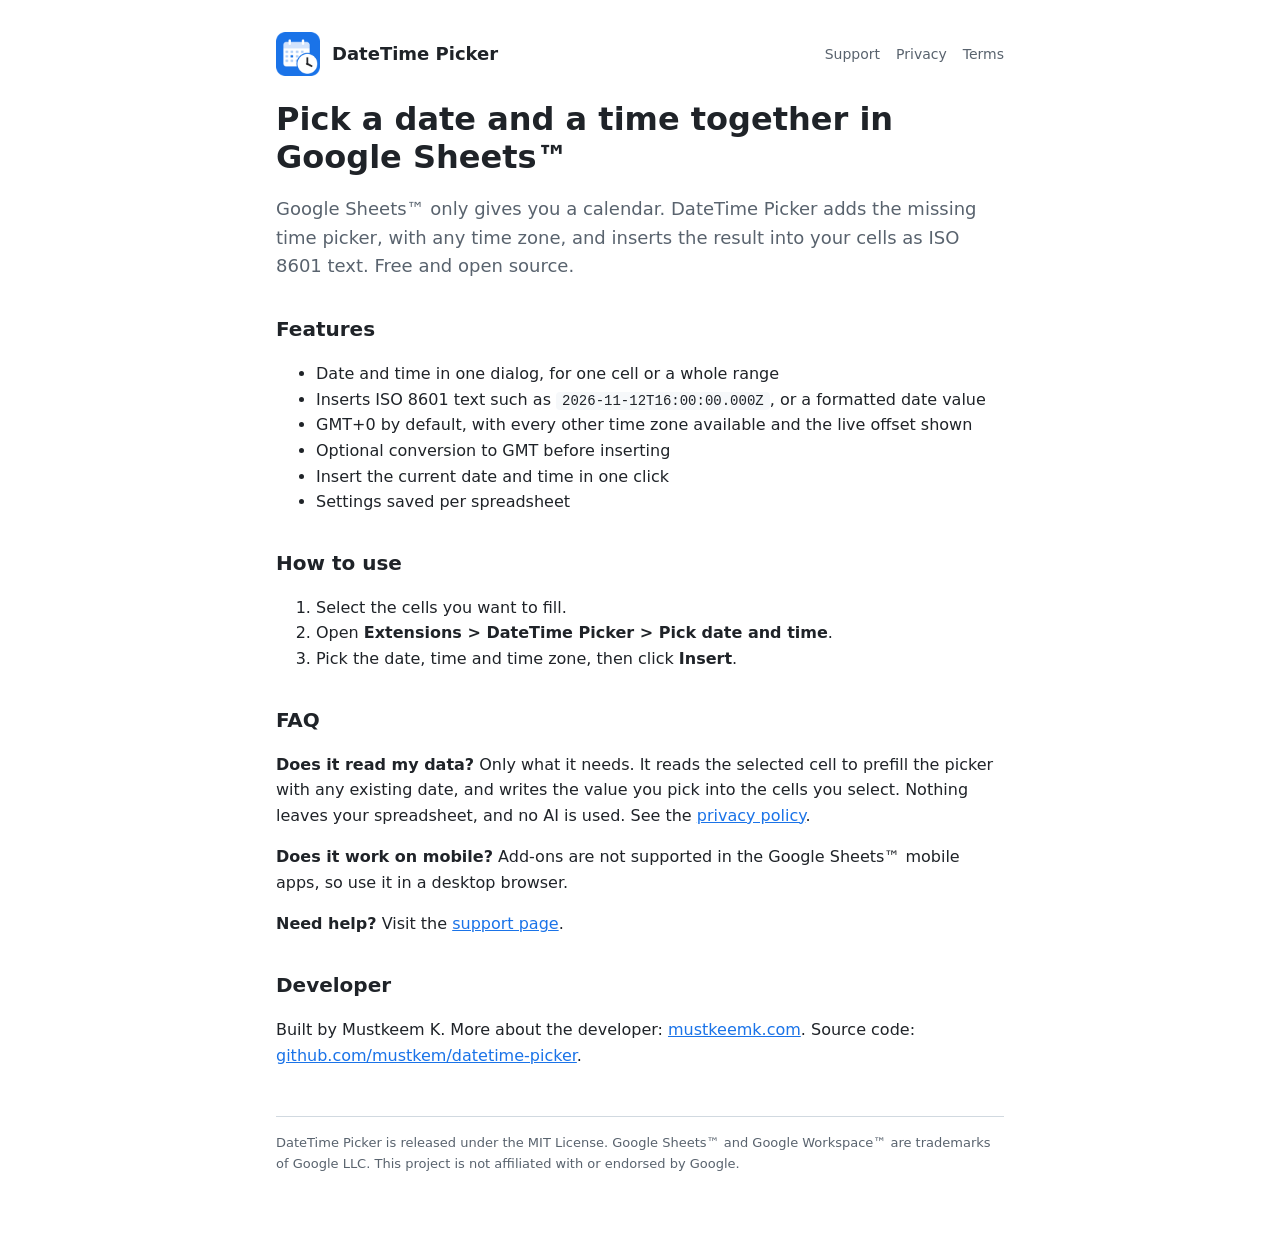
<file: docs/index.html>
<!doctype html>
<html lang="en">
<head>
  <meta charset="utf-8">
  <meta name="viewport" content="width=device-width, initial-scale=1">
  <title>DateTime Picker for Google Sheets™</title>
  <meta name="description" content="Free, open-source add-on for Google Sheets™ to pick a date and time together, in any time zone, and insert ISO 8601.">
  <link rel="icon" href="assets/icon-32.png">
  <link rel="stylesheet" href="style.css">
</head>
<body>
  <div class="wrap">
    <header>
      <img src="assets/icon-128.png" alt="">
      <a href="./">DateTime Picker</a>
      <nav><a href="https://mustkeemk.com/datetime-picker/support">Support</a><a href="https://mustkeemk.com/datetime-picker/privacy">Privacy</a><a href="https://mustkeemk.com/datetime-picker/terms">Terms</a></nav>
    </header>

    <h1>Pick a date and a time together in Google Sheets™</h1>
    <p class="lead">Google Sheets™ only gives you a calendar. DateTime Picker adds the missing time picker, with any time zone, and inserts the result into your cells as ISO 8601 text. Free and open source.</p>

    <h2>Features</h2>
    <ul>
      <li>Date and time in one dialog, for one cell or a whole range</li>
      <li>Inserts ISO 8601 text such as <code>2026-11-12T16:00:00.000Z</code>, or a formatted date value</li>
      <li>GMT+0 by default, with every other time zone available and the live offset shown</li>
      <li>Optional conversion to GMT before inserting</li>
      <li>Insert the current date and time in one click</li>
      <li>Settings saved per spreadsheet</li>
    </ul>

    <h2>How to use</h2>
    <ol>
      <li>Select the cells you want to fill.</li>
      <li>Open <b>Extensions &gt; DateTime Picker &gt; Pick date and time</b>.</li>
      <li>Pick the date, time and time zone, then click <b>Insert</b>.</li>
    </ol>

    <h2>FAQ</h2>
    <p><b>Does it read my data?</b> Only what it needs. It reads the selected cell to prefill the picker with any existing date, and writes the value you pick into the cells you select. Nothing leaves your spreadsheet, and no AI is used. See the <a href="https://mustkeemk.com/datetime-picker/privacy">privacy policy</a>.</p>
    <p><b>Does it work on mobile?</b> Add-ons are not supported in the Google Sheets™ mobile apps, so use it in a desktop browser.</p>
    <p><b>Need help?</b> Visit the <a href="https://mustkeemk.com/datetime-picker/support">support page</a>.</p>

    <h2>Developer</h2>
    <p>Built by Mustkeem K. More about the developer: <a href="https://mustkeemk.com">mustkeemk.com</a>. Source code: <a href="https://github.com/mustkem/datetime-picker">github.com/mustkem/datetime-picker</a>.</p>

    <footer>DateTime Picker is released under the MIT License. Google Sheets™ and Google Workspace™ are trademarks of Google LLC. This project is not affiliated with or endorsed by Google.</footer>
  </div>
</body>
</html>
</file>
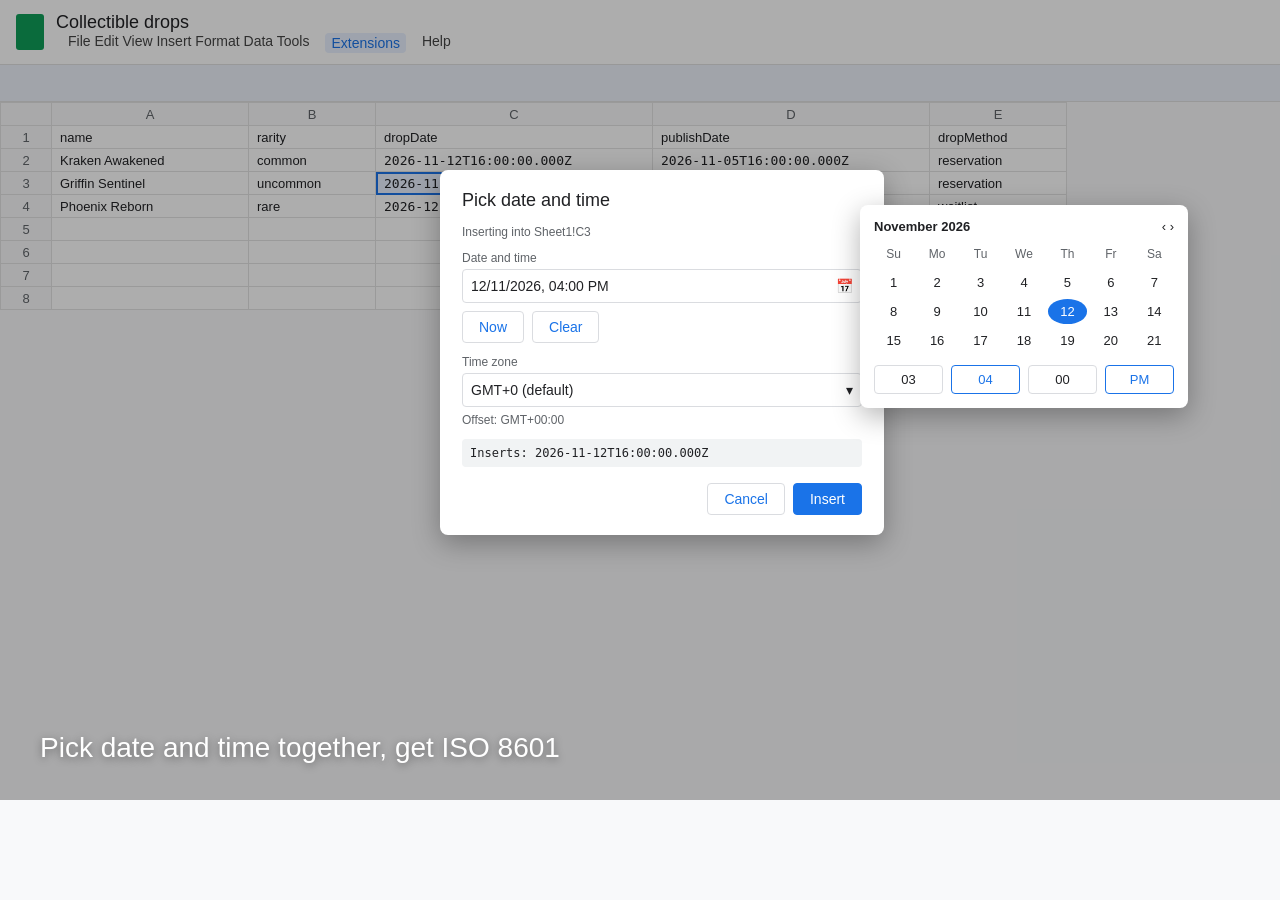
<file: assets/shot.html>
<!doctype html>
<html><head><meta charset="utf-8">
<style>
  body { margin:0; width:1280px; height:800px; font-family: Roboto, Arial, sans-serif; background:#f8f9fa; position:relative; overflow:hidden; color:#202124; }
  .top { height:64px; background:#fff; display:flex; align-items:center; padding:0 16px; gap:12px; border-bottom:1px solid #e0e0e0; }
  .logo { width:28px; height:36px; background:#0f9d58; border-radius:3px; }
  .title { font-size:18px; }
  .menu { font-size:14px; color:#444; display:flex; gap:16px; margin-left:12px; }
  .menu b { font-weight:500; background:#e8f0fe; color:#1a73e8; padding:2px 6px; border-radius:4px; }
  .bar { height:36px; background:#edf2fa; border-bottom:1px solid #e0e0e0; }
  table { border-collapse:collapse; background:#fff; font-size:13px; }
  td, th { border:1px solid #e2e3e3; height:22px; padding:0 8px; white-space:nowrap; }
  th { background:#f8f9fa; color:#5f6368; font-weight:400; }
  .rn { width:34px; text-align:center; background:#f8f9fa; color:#5f6368; }
  .sel { outline:2px solid #1a73e8; outline-offset:-2px; background:#e8f0fe; }
  .mono { font-family: "Roboto Mono", Menlo, monospace; }
  .shade { position:absolute; inset:0; background:rgba(0,0,0,.32); }
  .dlg { position:absolute; left:440px; top:170px; width:400px; background:#fff; border-radius:8px; box-shadow:0 8px 28px rgba(0,0,0,.3); padding:20px 22px; }
  .dlg h3 { margin:0 0 14px; font-size:18px; font-weight:400; }
  .muted { font-size:12px; color:#5f6368; }
  label { display:block; font-size:12px; color:#5f6368; margin:12px 0 4px; }
  .field { border:1px solid #dadce0; border-radius:4px; padding:8px; font-size:14px; display:flex; justify-content:space-between; }
  .btns { display:flex; gap:8px; margin-top:8px; }
  .btn { border:1px solid #dadce0; border-radius:4px; padding:7px 16px; font-size:14px; color:#1a73e8; background:#fff; }
  .primary { background:#1a73e8; color:#fff; border-color:#1a73e8; }
  .preview { margin-top:12px; font: 12px "Roboto Mono", Menlo, monospace; background:#f1f3f4; border-radius:4px; padding:7px 8px; }
  .row { display:flex; justify-content:flex-end; gap:8px; margin-top:16px; }
  .cal { position:absolute; left:860px; top:205px; width:300px; background:#fff; border-radius:8px; box-shadow:0 8px 28px rgba(0,0,0,.3); padding:14px; font-size:13px; }
  .grid { display:grid; grid-template-columns:repeat(7,1fr); gap:4px; text-align:center; margin-top:8px; }
  .grid span { padding:5px 0; border-radius:50%; }
  .grid .on { background:#1a73e8; color:#fff; }
  .times { display:flex; gap:8px; margin-top:12px; }
  .times div { flex:1; border:1px solid #dadce0; border-radius:4px; padding:6px; text-align:center; }
  .times .on { border-color:#1a73e8; color:#1a73e8; font-weight:500; }
  .tag { position:absolute; left:40px; bottom:36px; font-size:28px; font-weight:500; color:#fff; text-shadow:0 2px 8px rgba(0,0,0,.4); }
</style></head>
<body>
  <div class="top"><div class="logo"></div><div><div class="title">Collectible drops</div><div class="menu">File Edit View Insert Format Data Tools <b>Extensions</b> Help</div></div></div>
  <div class="bar"></div>
  <table>
    <tr><th class="rn"></th><th style="width:180px">A</th><th style="width:110px">B</th><th style="width:260px">C</th><th style="width:260px">D</th><th style="width:120px">E</th></tr>
    <tr><td class="rn">1</td><td>name</td><td>rarity</td><td>dropDate</td><td>publishDate</td><td>dropMethod</td></tr>
    <tr><td class="rn">2</td><td>Kraken Awakened</td><td>common</td><td class="mono">2026-11-12T16:00:00.000Z</td><td class="mono">2026-11-05T16:00:00.000Z</td><td>reservation</td></tr>
    <tr><td class="rn">3</td><td>Griffin Sentinel</td><td>uncommon</td><td class="mono sel">2026-11-12T16:00:00.000Z</td><td class="mono">2026-11-05T16:00:00.000Z</td><td>reservation</td></tr>
    <tr><td class="rn">4</td><td>Phoenix Reborn</td><td>rare</td><td class="mono">2026-12-01T09:30:00.000Z</td><td class="mono">2026-11-24T09:30:00.000Z</td><td>waitlist</td></tr>
    <tr><td class="rn">5</td><td></td><td></td><td></td><td></td><td></td></tr>
    <tr><td class="rn">6</td><td></td><td></td><td></td><td></td><td></td></tr>
    <tr><td class="rn">7</td><td></td><td></td><td></td><td></td><td></td></tr>
    <tr><td class="rn">8</td><td></td><td></td><td></td><td></td><td></td></tr>
  </table>
  <div class="shade"></div>
  <div class="dlg">
    <h3>Pick date and time</h3>
    <div class="muted">Inserting into Sheet1!C3</div>
    <label>Date and time</label>
    <div class="field"><span>12/11/2026, 04:00 PM</span><span>&#128197;</span></div>
    <div class="btns"><div class="btn">Now</div><div class="btn">Clear</div></div>
    <label>Time zone</label>
    <div class="field"><span>GMT+0 (default)</span><span>&#9662;</span></div>
    <div class="muted" style="margin-top:6px">Offset: GMT+00:00</div>
    <div class="preview">Inserts: 2026-11-12T16:00:00.000Z</div>
    <div class="row"><div class="btn">Cancel</div><div class="btn primary">Insert</div></div>
  </div>
  <div class="cal">
    <div style="display:flex;justify-content:space-between"><b>November 2026</b><span>&lsaquo; &rsaquo;</span></div>
    <div class="grid">
      <span class="muted">Su</span><span class="muted">Mo</span><span class="muted">Tu</span><span class="muted">We</span><span class="muted">Th</span><span class="muted">Fr</span><span class="muted">Sa</span>
      <span>1</span><span>2</span><span>3</span><span>4</span><span>5</span><span>6</span><span>7</span>
      <span>8</span><span>9</span><span>10</span><span>11</span><span class="on">12</span><span>13</span><span>14</span>
      <span>15</span><span>16</span><span>17</span><span>18</span><span>19</span><span>20</span><span>21</span>
    </div>
    <div class="times"><div>03</div><div class="on">04</div><div>00</div><div class="on">PM</div></div>
  </div>
  <div class="tag">Pick date and time together, get ISO 8601</div>
</body></html>
</file>
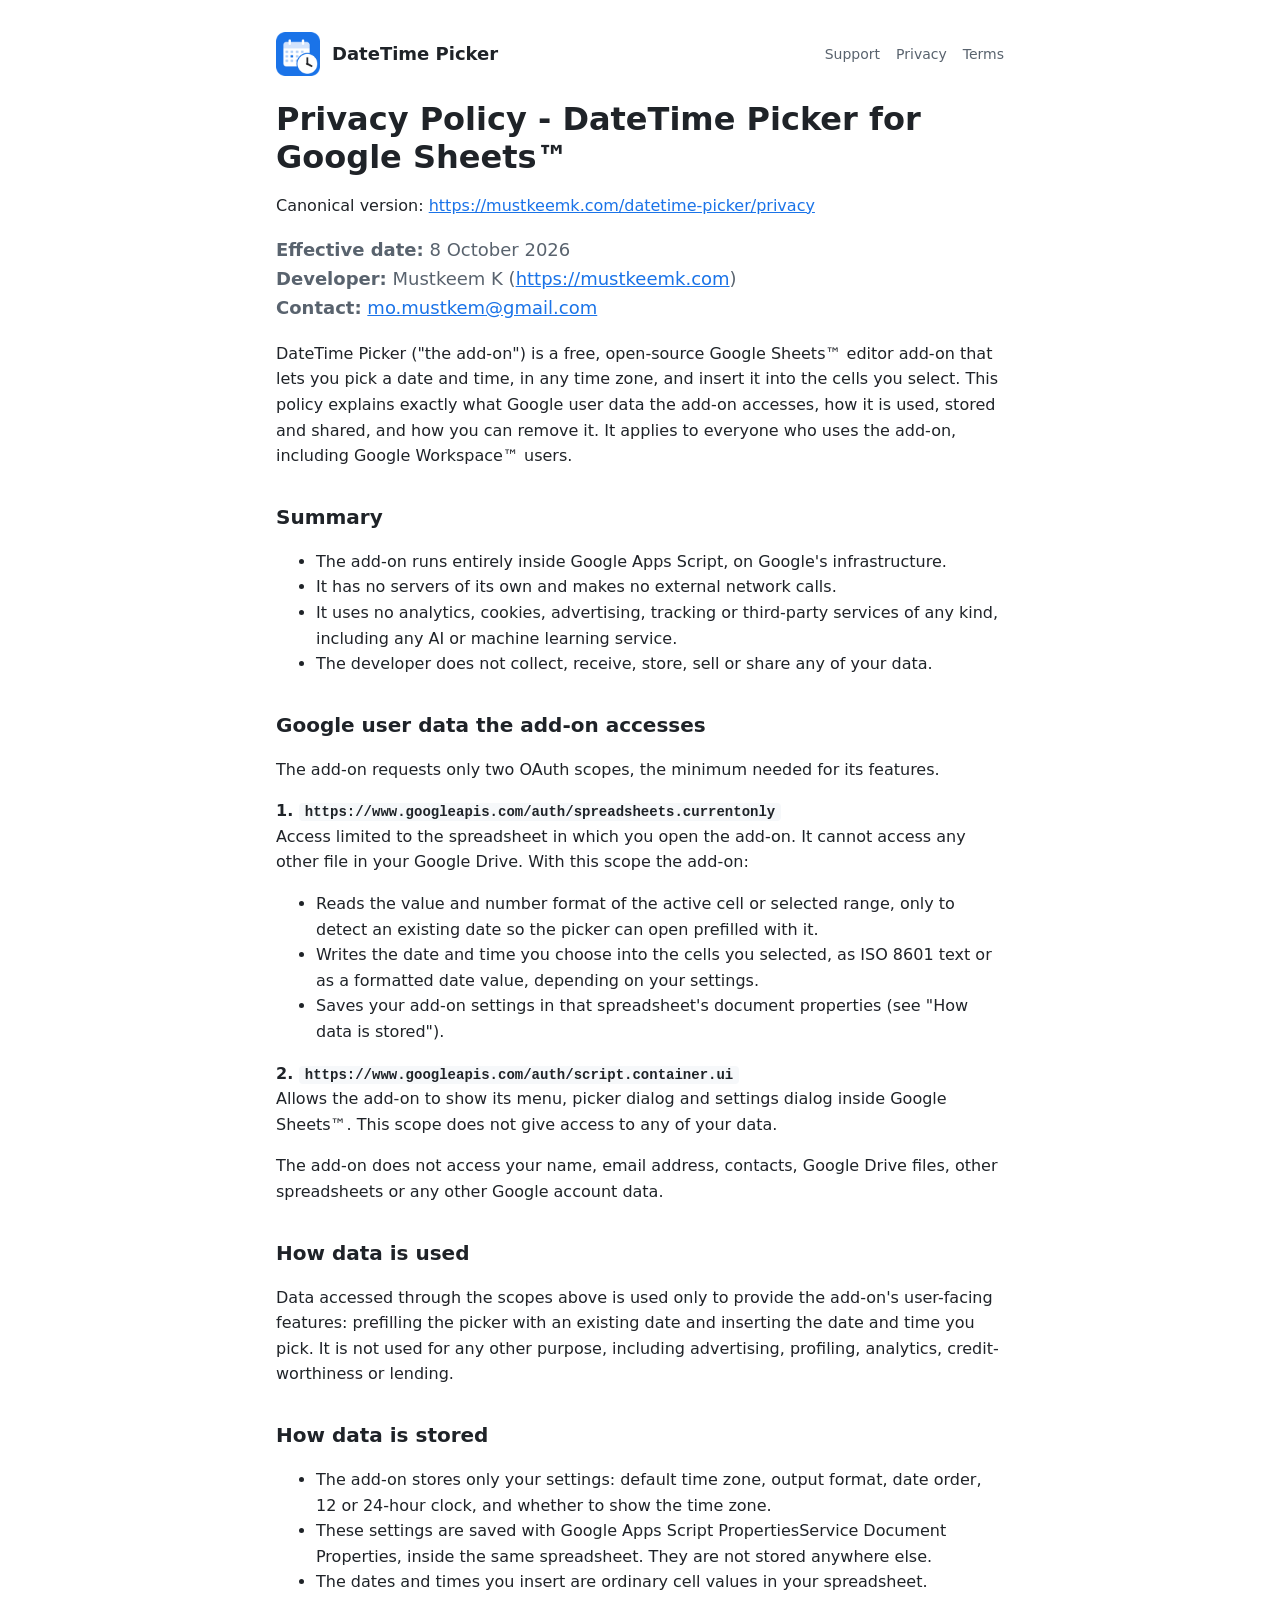
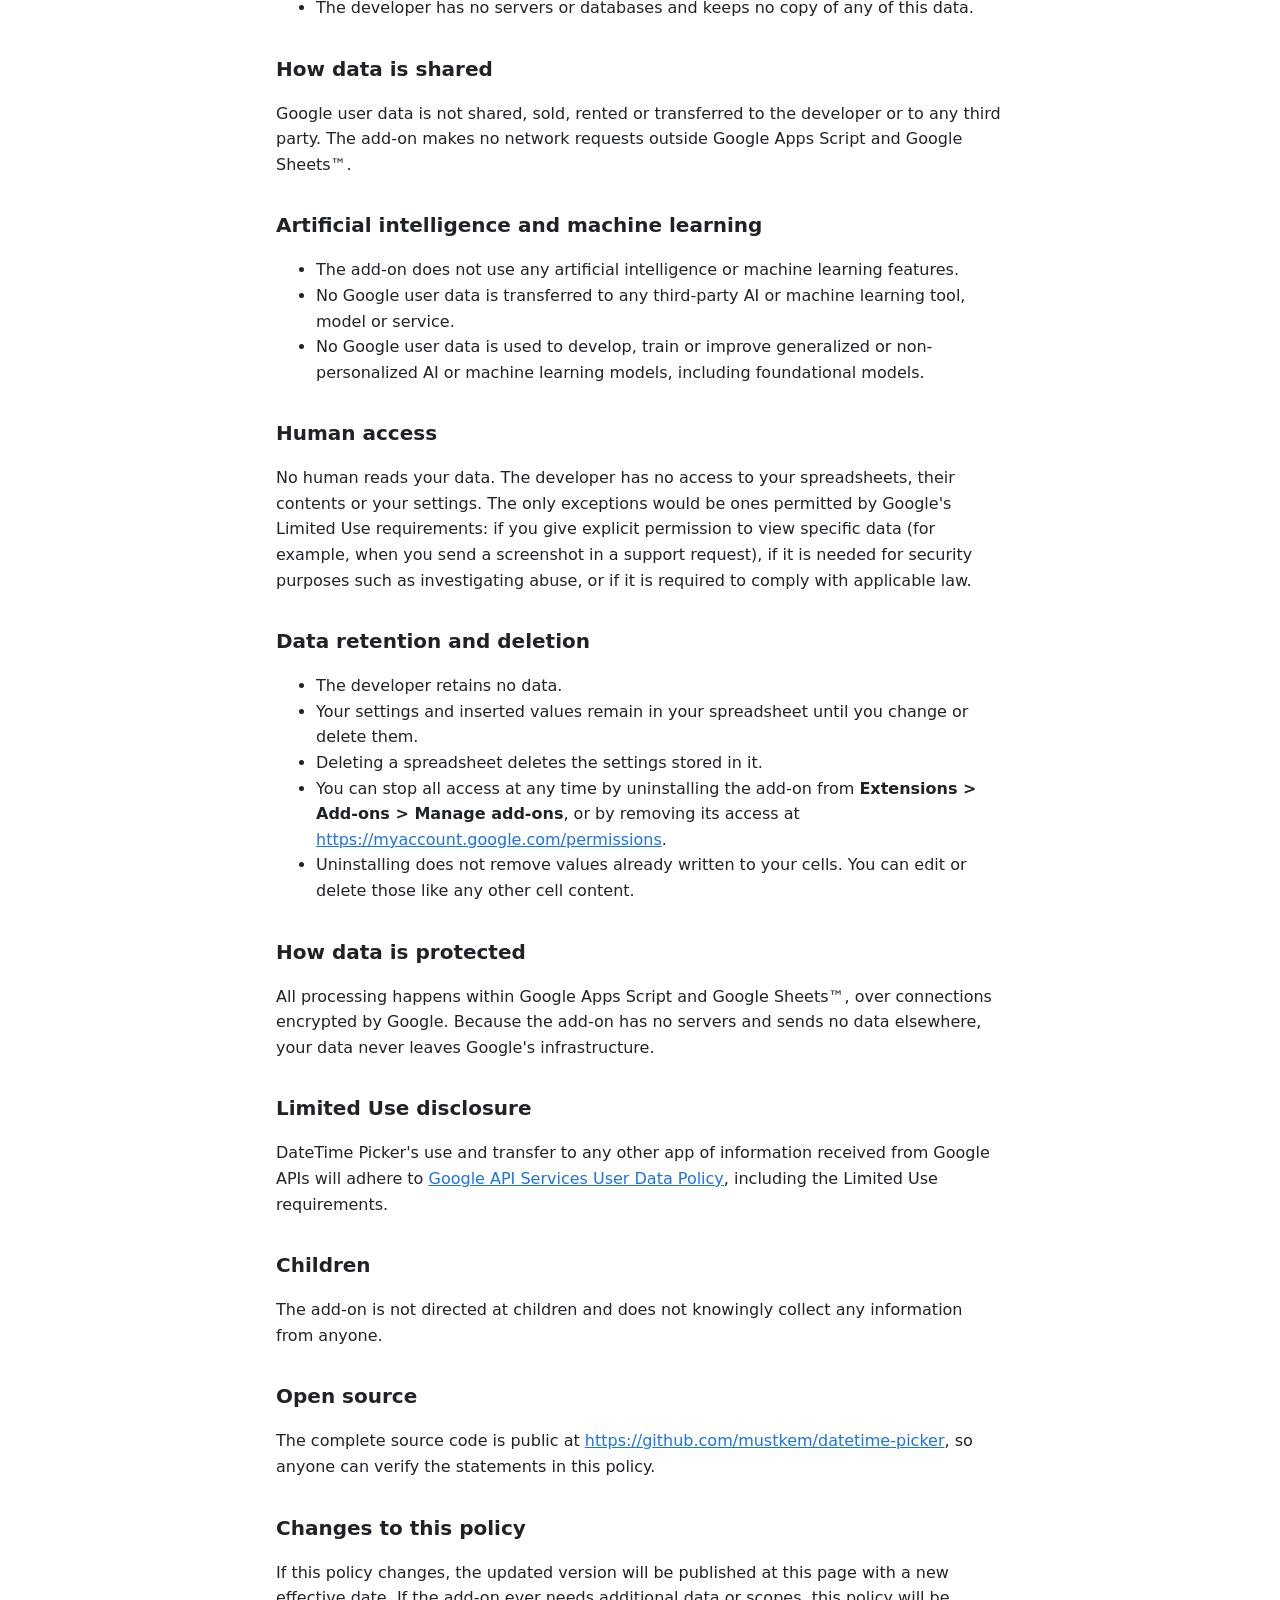
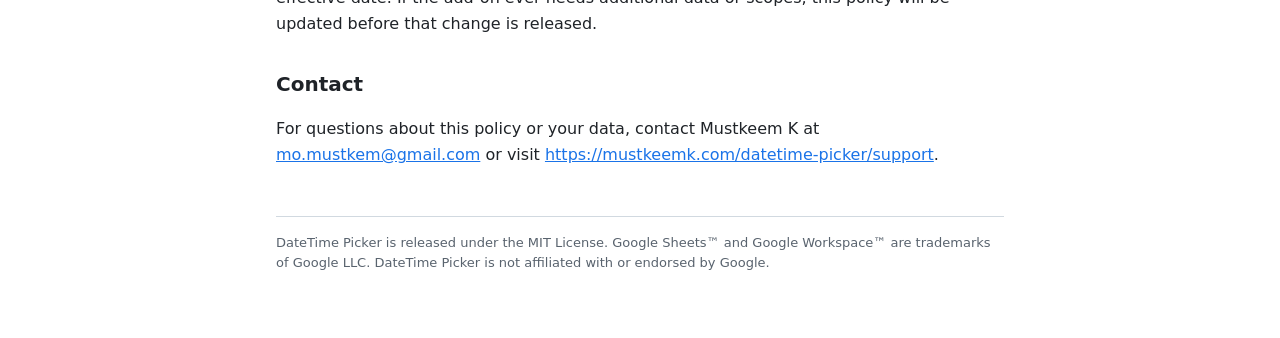
<file: docs/privacy.html>
<!doctype html>
<html lang="en">
<head>
  <meta charset="utf-8">
  <meta name="viewport" content="width=device-width, initial-scale=1">
  <title>Privacy Policy - DateTime Picker</title>
  <link rel="canonical" href="https://mustkeemk.com/datetime-picker/privacy">
  <link rel="icon" href="assets/icon-32.png">
  <link rel="stylesheet" href="style.css">
</head>
<body>
  <div class="wrap">
    <header>
      <img src="assets/icon-128.png" alt="">
      <a href="./">DateTime Picker</a>
      <nav><a href="support.html">Support</a><a href="privacy.html">Privacy</a><a href="terms.html">Terms</a></nav>
    </header>

    <h1>Privacy Policy - DateTime Picker for Google Sheets™</h1>
    <p>Canonical version: <a href="https://mustkeemk.com/datetime-picker/privacy">https://mustkeemk.com/datetime-picker/privacy</a></p>
    <p class="lead">
      <b>Effective date:</b> 8 October 2026<br>
      <b>Developer:</b> Mustkeem K (<a href="https://mustkeemk.com">https://mustkeemk.com</a>)<br>
      <b>Contact:</b> <a href="mailto:mo.mustkem@gmail.com">mo.mustkem@gmail.com</a>
    </p>

    <p>DateTime Picker ("the add-on") is a free, open-source Google Sheets™ editor add-on that lets you pick a date and time, in any time zone, and insert it into the cells you select. This policy explains exactly what Google user data the add-on accesses, how it is used, stored and shared, and how you can remove it. It applies to everyone who uses the add-on, including Google Workspace™ users.</p>

    <h2>Summary</h2>
    <ul>
      <li>The add-on runs entirely inside Google Apps Script, on Google's infrastructure.</li>
      <li>It has no servers of its own and makes no external network calls.</li>
      <li>It uses no analytics, cookies, advertising, tracking or third-party services of any kind, including any AI or machine learning service.</li>
      <li>The developer does not collect, receive, store, sell or share any of your data.</li>
    </ul>

    <h2>Google user data the add-on accesses</h2>
    <p>The add-on requests only two OAuth scopes, the minimum needed for its features.</p>
    <p><b>1. <code>https://www.googleapis.com/auth/spreadsheets.currentonly</code></b><br>
    Access limited to the spreadsheet in which you open the add-on. It cannot access any other file in your Google Drive. With this scope the add-on:</p>
    <ul>
      <li>Reads the value and number format of the active cell or selected range, only to detect an existing date so the picker can open prefilled with it.</li>
      <li>Writes the date and time you choose into the cells you selected, as ISO 8601 text or as a formatted date value, depending on your settings.</li>
      <li>Saves your add-on settings in that spreadsheet's document properties (see "How data is stored").</li>
    </ul>
    <p><b>2. <code>https://www.googleapis.com/auth/script.container.ui</code></b><br>
    Allows the add-on to show its menu, picker dialog and settings dialog inside Google Sheets™. This scope does not give access to any of your data.</p>
    <p>The add-on does not access your name, email address, contacts, Google Drive files, other spreadsheets or any other Google account data.</p>

    <h2>How data is used</h2>
    <p>Data accessed through the scopes above is used only to provide the add-on's user-facing features: prefilling the picker with an existing date and inserting the date and time you pick. It is not used for any other purpose, including advertising, profiling, analytics, credit-worthiness or lending.</p>

    <h2>How data is stored</h2>
    <ul>
      <li>The add-on stores only your settings: default time zone, output format, date order, 12 or 24-hour clock, and whether to show the time zone.</li>
      <li>These settings are saved with Google Apps Script PropertiesService Document Properties, inside the same spreadsheet. They are not stored anywhere else.</li>
      <li>The dates and times you insert are ordinary cell values in your spreadsheet.</li>
      <li>The developer has no servers or databases and keeps no copy of any of this data.</li>
    </ul>

    <h2>How data is shared</h2>
    <p>Google user data is not shared, sold, rented or transferred to the developer or to any third party. The add-on makes no network requests outside Google Apps Script and Google Sheets™.</p>

    <h2>Artificial intelligence and machine learning</h2>
    <ul>
      <li>The add-on does not use any artificial intelligence or machine learning features.</li>
      <li>No Google user data is transferred to any third-party AI or machine learning tool, model or service.</li>
      <li>No Google user data is used to develop, train or improve generalized or non-personalized AI or machine learning models, including foundational models.</li>
    </ul>

    <h2>Human access</h2>
    <p>No human reads your data. The developer has no access to your spreadsheets, their contents or your settings. The only exceptions would be ones permitted by Google's Limited Use requirements: if you give explicit permission to view specific data (for example, when you send a screenshot in a support request), if it is needed for security purposes such as investigating abuse, or if it is required to comply with applicable law.</p>

    <h2>Data retention and deletion</h2>
    <ul>
      <li>The developer retains no data.</li>
      <li>Your settings and inserted values remain in your spreadsheet until you change or delete them.</li>
      <li>Deleting a spreadsheet deletes the settings stored in it.</li>
      <li>You can stop all access at any time by uninstalling the add-on from <b>Extensions &gt; Add-ons &gt; Manage add-ons</b>, or by removing its access at <a href="https://myaccount.google.com/permissions">https://myaccount.google.com/permissions</a>.</li>
      <li>Uninstalling does not remove values already written to your cells. You can edit or delete those like any other cell content.</li>
    </ul>

    <h2>How data is protected</h2>
    <p>All processing happens within Google Apps Script and Google Sheets™, over connections encrypted by Google. Because the add-on has no servers and sends no data elsewhere, your data never leaves Google's infrastructure.</p>

    <h2>Limited Use disclosure</h2>
    <p>DateTime Picker's use and transfer to any other app of information received from Google APIs will adhere to <a href="https://developers.google.com/terms/api-services-user-data-policy">Google API Services User Data Policy</a>, including the Limited Use requirements.</p>

    <h2>Children</h2>
    <p>The add-on is not directed at children and does not knowingly collect any information from anyone.</p>

    <h2>Open source</h2>
    <p>The complete source code is public at <a href="https://github.com/mustkem/datetime-picker">https://github.com/mustkem/datetime-picker</a>, so anyone can verify the statements in this policy.</p>

    <h2>Changes to this policy</h2>
    <p>If this policy changes, the updated version will be published at this page with a new effective date. If the add-on ever needs additional data or scopes, this policy will be updated before that change is released.</p>

    <h2>Contact</h2>
    <p>For questions about this policy or your data, contact Mustkeem K at <a href="mailto:mo.mustkem@gmail.com">mo.mustkem@gmail.com</a> or visit <a href="https://mustkeemk.com/datetime-picker/support">https://mustkeemk.com/datetime-picker/support</a>.</p>

    <footer>DateTime Picker is released under the MIT License. Google Sheets™ and Google Workspace™ are trademarks of Google LLC. DateTime Picker is not affiliated with or endorsed by Google.</footer>
  </div>
</body>
</html>
</file>
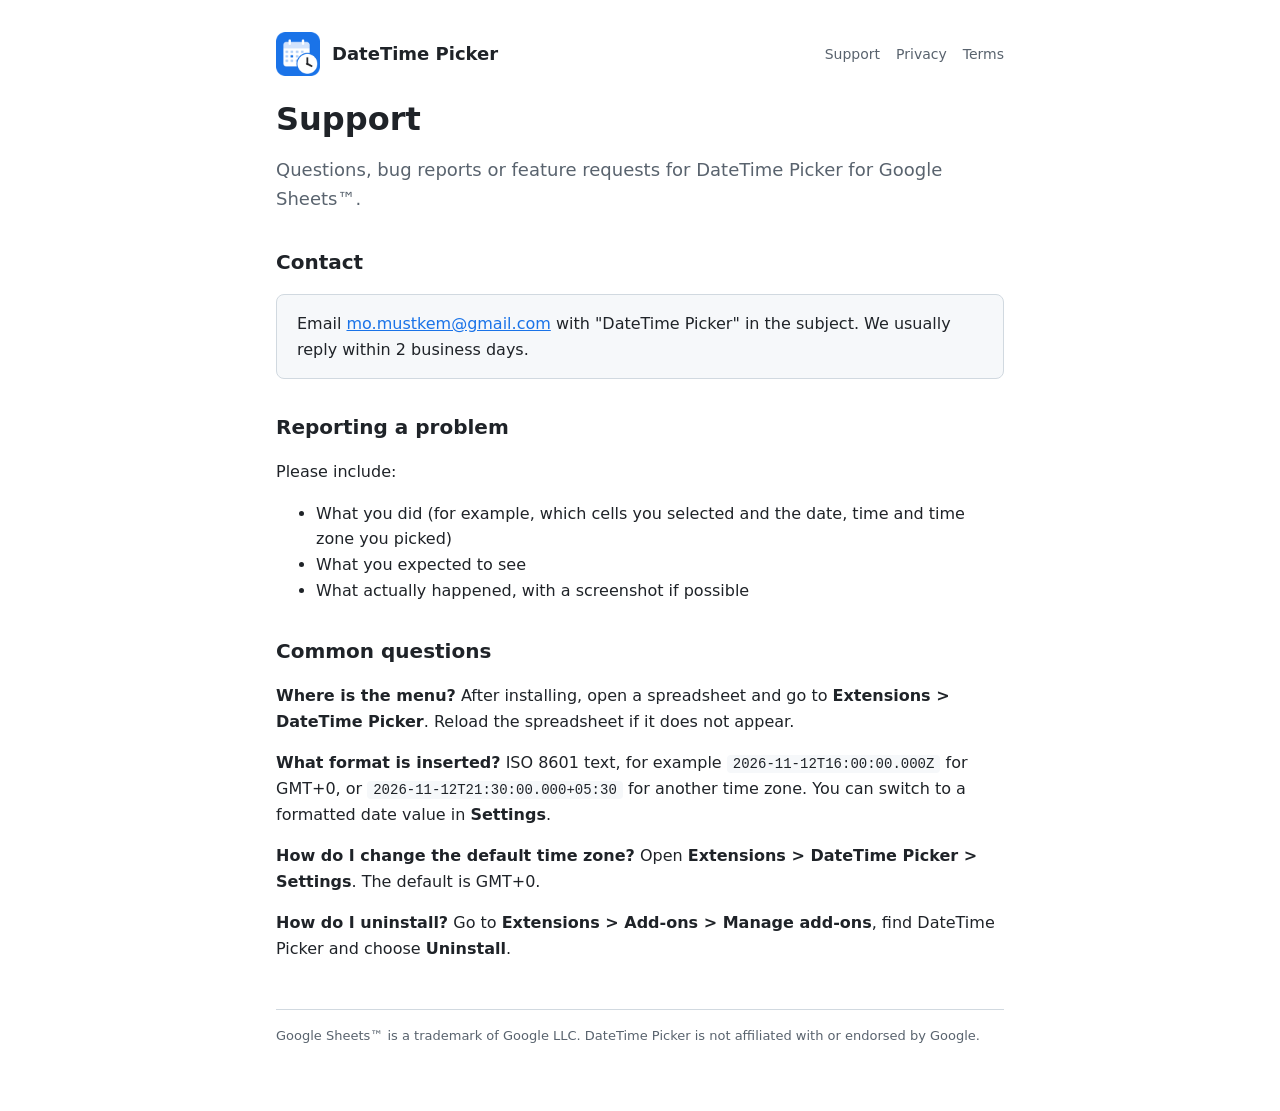
<file: docs/support.html>
<!doctype html>
<html lang="en">
<head>
  <meta charset="utf-8">
  <meta name="viewport" content="width=device-width, initial-scale=1">
  <title>Support - DateTime Picker</title>
  <link rel="icon" href="assets/icon-32.png">
  <link rel="stylesheet" href="style.css">
</head>
<body>
  <div class="wrap">
    <header>
      <img src="assets/icon-128.png" alt="">
      <a href="./">DateTime Picker</a>
      <nav><a href="support.html">Support</a><a href="privacy.html">Privacy</a><a href="terms.html">Terms</a></nav>
    </header>

    <h1>Support</h1>
    <p class="lead">Questions, bug reports or feature requests for DateTime Picker for Google Sheets™.</p>

    <h2>Contact</h2>
    <div class="card">
      <p style="margin:0">Email <a href="mailto:mo.mustkem@gmail.com?subject=DateTime%20Picker%20support">mo.mustkem@gmail.com</a> with "DateTime Picker" in the subject. We usually reply within 2 business days.</p>
    </div>

    <h2>Reporting a problem</h2>
    <p>Please include:</p>
    <ul>
      <li>What you did (for example, which cells you selected and the date, time and time zone you picked)</li>
      <li>What you expected to see</li>
      <li>What actually happened, with a screenshot if possible</li>
    </ul>

    <h2>Common questions</h2>
    <p><b>Where is the menu?</b> After installing, open a spreadsheet and go to <b>Extensions &gt; DateTime Picker</b>. Reload the spreadsheet if it does not appear.</p>
    <p><b>What format is inserted?</b> ISO 8601 text, for example <code>2026-11-12T16:00:00.000Z</code> for GMT+0, or <code>2026-11-12T21:30:00.000+05:30</code> for another time zone. You can switch to a formatted date value in <b>Settings</b>.</p>
    <p><b>How do I change the default time zone?</b> Open <b>Extensions &gt; DateTime Picker &gt; Settings</b>. The default is GMT+0.</p>
    <p><b>How do I uninstall?</b> Go to <b>Extensions &gt; Add-ons &gt; Manage add-ons</b>, find DateTime Picker and choose <b>Uninstall</b>.</p>

    <footer>Google Sheets™ is a trademark of Google LLC. DateTime Picker is not affiliated with or endorsed by Google.</footer>
  </div>
</body>
</html>
</file>
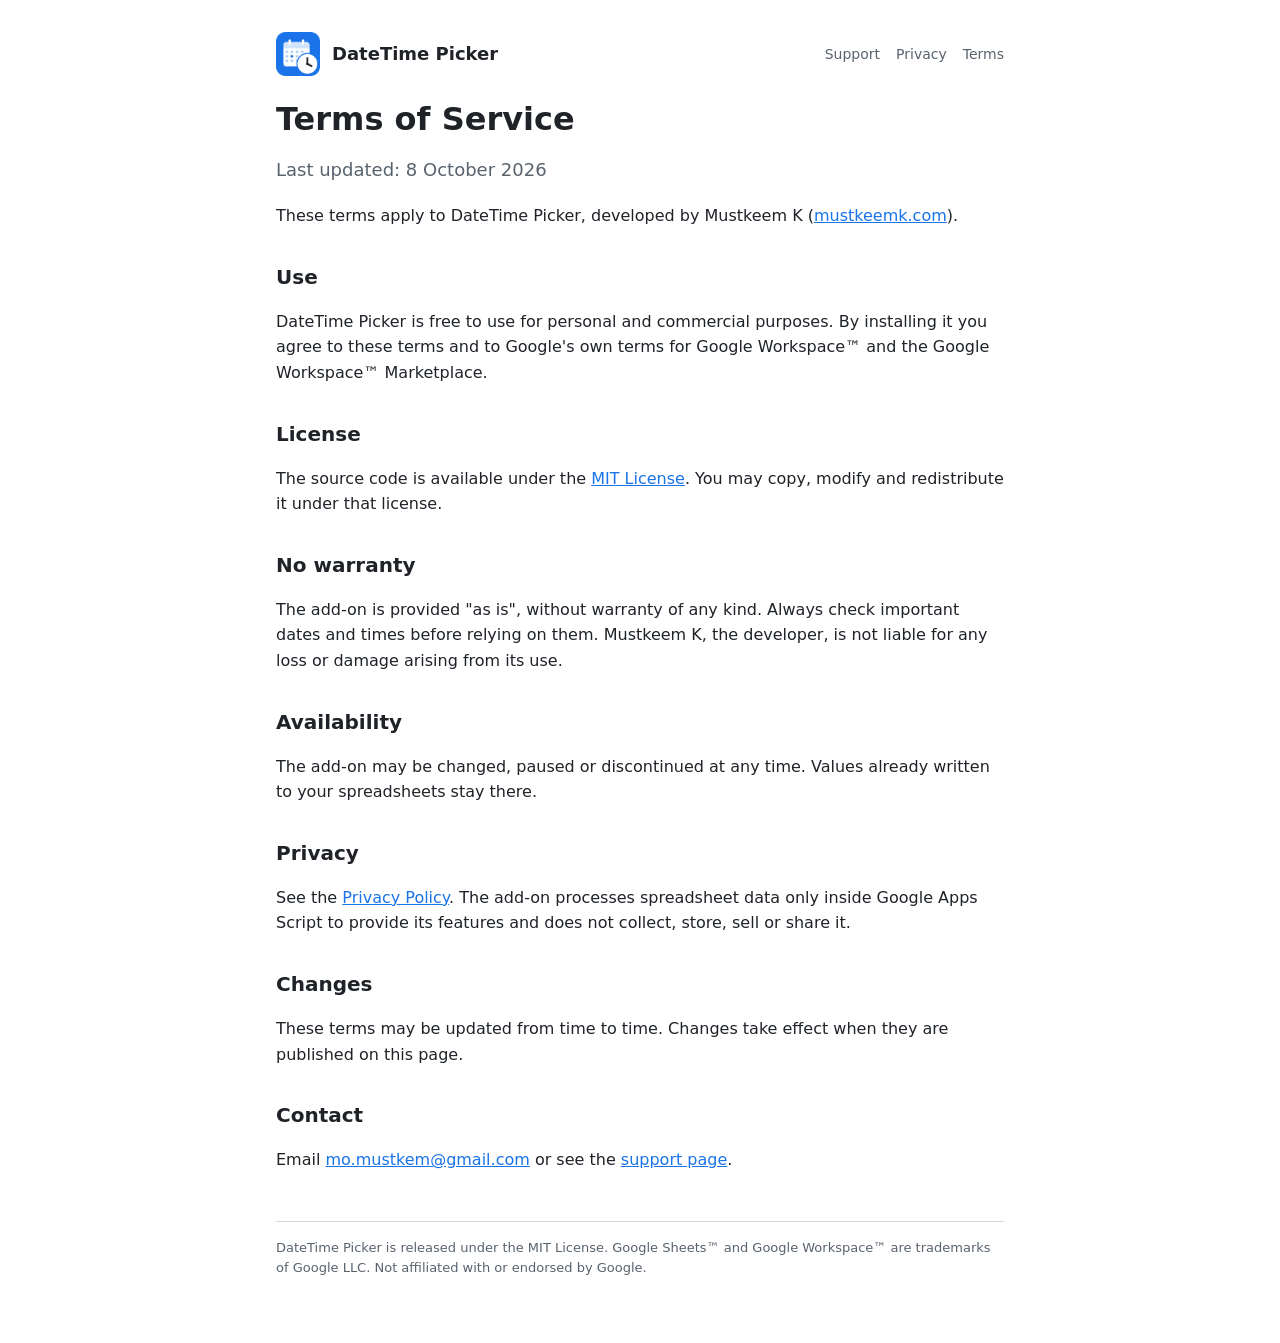
<file: docs/terms.html>
<!doctype html>
<html lang="en">
<head>
  <meta charset="utf-8">
  <meta name="viewport" content="width=device-width, initial-scale=1">
  <title>Terms of Service - DateTime Picker</title>
  <link rel="icon" href="assets/icon-32.png">
  <link rel="stylesheet" href="style.css">
</head>
<body>
  <div class="wrap">
    <header>
      <img src="assets/icon-128.png" alt="">
      <a href="./">DateTime Picker</a>
      <nav><a href="support.html">Support</a><a href="privacy.html">Privacy</a><a href="terms.html">Terms</a></nav>
    </header>

    <h1>Terms of Service</h1>
    <p class="lead">Last updated: 8 October 2026</p>
    <p>These terms apply to DateTime Picker, developed by Mustkeem K (<a href="https://mustkeemk.com">mustkeemk.com</a>).</p>

    <h2>Use</h2>
    <p>DateTime Picker is free to use for personal and commercial purposes. By installing it you agree to these terms and to Google's own terms for Google Workspace™ and the Google Workspace™ Marketplace.</p>

    <h2>License</h2>
    <p>The source code is available under the <a href="https://github.com/mustkem/datetime-picker/blob/main/LICENSE">MIT License</a>. You may copy, modify and redistribute it under that license.</p>

    <h2>No warranty</h2>
    <p>The add-on is provided "as is", without warranty of any kind. Always check important dates and times before relying on them. Mustkeem K, the developer, is not liable for any loss or damage arising from its use.</p>

    <h2>Availability</h2>
    <p>The add-on may be changed, paused or discontinued at any time. Values already written to your spreadsheets stay there.</p>

    <h2>Privacy</h2>
    <p>See the <a href="https://mustkeemk.com/datetime-picker/privacy">Privacy Policy</a>. The add-on processes spreadsheet data only inside Google Apps Script to provide its features and does not collect, store, sell or share it.</p>

    <h2>Changes</h2>
    <p>These terms may be updated from time to time. Changes take effect when they are published on this page.</p>

    <h2>Contact</h2>
    <p>Email <a href="mailto:mo.mustkem@gmail.com">mo.mustkem@gmail.com</a> or see the <a href="https://mustkeemk.com/datetime-picker/support">support page</a>.</p>

    <footer>DateTime Picker is released under the MIT License. Google Sheets™ and Google Workspace™ are trademarks of Google LLC. Not affiliated with or endorsed by Google.</footer>
  </div>
</body>
</html>
</file>
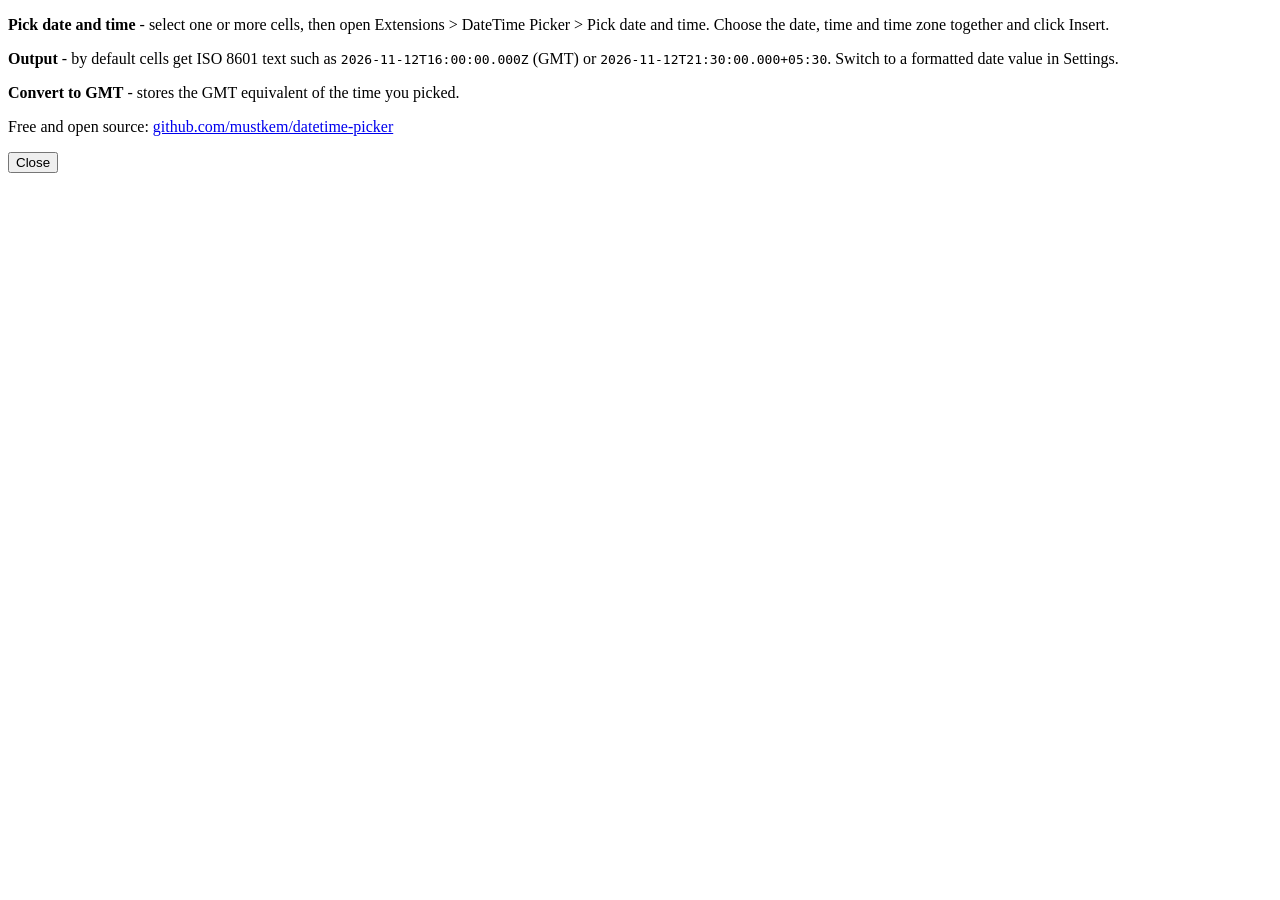
<file: src/Help.html>
<!DOCTYPE html>
<html>
  <head>
    <base target="_top">
    <?!= HtmlService.createHtmlOutputFromFile('Styles').getContent() ?>
  </head>
  <body>
    <p><b>Pick date and time</b> - select one or more cells, then open
      Extensions &gt; DateTime Picker &gt; Pick date and time. Choose the date, time and
      time zone together and click Insert.</p>
    <p><b>Output</b> - by default cells get ISO 8601 text such as
      <code>2026-11-12T16:00:00.000Z</code> (GMT) or <code>2026-11-12T21:30:00.000+05:30</code>.
      Switch to a formatted date value in Settings.</p>
    <p><b>Convert to GMT</b> - stores the GMT equivalent of the time you picked.</p>
    <p>Free and open source:
      <a href="https://github.com/mustkem/datetime-picker" target="_blank">github.com/mustkem/datetime-picker</a></p>
    <div class="actions">
      <button type="button" class="primary" onclick="google.script.host.close()">Close</button>
    </div>
  </body>
</html>
</file>
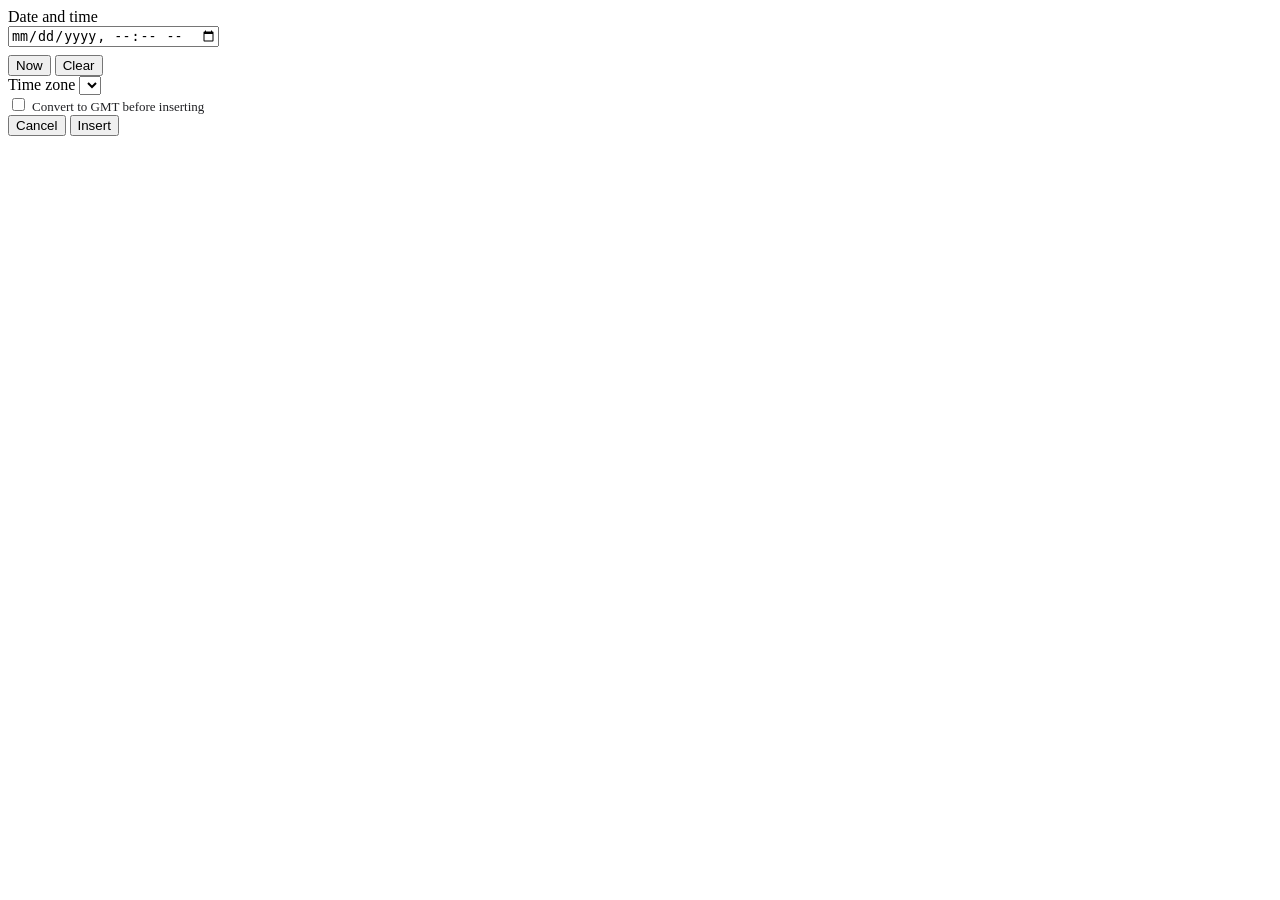
<file: src/Picker.html>
<!DOCTYPE html>
<html>
  <head>
    <base target="_top">
    <?!= HtmlService.createHtmlOutputFromFile('Styles').getContent() ?>
  </head>
  <body>
    <div class="target" id="target"></div>

    <label for="dt">Date and time</label>
    <div class="row">
      <input type="datetime-local" id="dt">
    </div>
    <div class="row" style="margin-top:8px">
      <button type="button" id="now">Now</button>
      <button type="button" id="clear">Clear</button>
    </div>

    <label for="zone">Time zone</label>
    <select id="zone"></select>
    <div class="muted" id="offset"></div>

    <div class="check">
      <input type="checkbox" id="toGmt">
      <label for="toGmt" style="margin:0;font-size:13px;color:#202124">Convert to GMT before inserting</label>
    </div>

    <div class="preview" id="preview"></div>
    <div class="muted error" id="err"></div>
    <div class="actions">
      <button type="button" onclick="google.script.host.close()">Cancel</button>
      <button type="button" class="primary" id="ok">Insert</button>
    </div>

    <script>
      var DATA = <?!= data ?>;
      var $ = function (id) { return document.getElementById(id); };

      // Turns a server error into a message the user can act on.
      function friendly(e) {
        var m = String((e && e.message) || e);
        return /No item with the given ID|do not have permission|Authorization is required|PERMISSION_DENIED/i.test(m)
          ? 'DateTime Picker could not open this sheet. If your browser is signed in to more than one Google account, open the sheet in a window signed in to one account only, then try again.'
          : m;
      }

      function zones() {
        var list = [];
        try { list = Intl.supportedValuesOf('timeZone'); } catch (e) {}
        if (!list.length) list = ['UTC', 'Europe/London', 'America/New_York', 'America/Los_Angeles', 'Asia/Kolkata', 'Asia/Tokyo', 'Australia/Sydney', 'Pacific/Auckland'];
        return ['GMT'].concat(list.filter(function (z) { return z !== 'GMT' && z !== 'UTC'; }));
      }

      // Offset of `zone` at the picked wall-clock moment, e.g. "GMT+05:30".
      function offsetLabel(zone, value) {
        if (zone === 'GMT') return 'GMT+00:00';
        var d = value ? new Date(value + ':00Z') : new Date();
        try {
          var part = new Intl.DateTimeFormat('en-US', { timeZone: zone, timeZoneName: 'longOffset' })
            .formatToParts(d).filter(function (p) { return p.type === 'timeZoneName'; })[0];
          return part ? part.value.replace(/^GMT$/, 'GMT+00:00') : '';
        } catch (e) { return ''; }
      }

      function nowIn(zone) {
        var p = {};
        new Intl.DateTimeFormat('en-CA', {
          timeZone: zone === 'GMT' ? 'UTC' : zone, hourCycle: 'h23',
          year: 'numeric', month: '2-digit', day: '2-digit', hour: '2-digit', minute: '2-digit'
        }).formatToParts(new Date()).forEach(function (x) { p[x.type] = x.value; });
        return p.year + '-' + p.month + '-' + p.day + 'T' + p.hour + ':' + p.minute;
      }

      // The ISO 8601 text that will be inserted, e.g. "2026-11-12T16:00:00.000Z".
      function isoPreview(zone, value, toGmt) {
        if (!value) return '';
        var off = zone === 'GMT' ? 'Z' : offsetLabel(zone, value).replace('GMT', '');
        if (!off || off === '+00:00') off = 'Z';
        var local = value.slice(0, 16) + ':00.000';
        if (off === 'Z') return local + 'Z';
        return toGmt ? new Date(local + off).toISOString() : local + off;
      }

      function refresh() {
        var z = $('zone').value, v = $('dt').value;
        $('offset').textContent = 'Offset: ' + offsetLabel(z, v);
        $('toGmt').disabled = z === 'GMT';
        var p = DATA.output === 'date' ? '' : isoPreview(z, v, $('toGmt').checked);
        $('preview').textContent = p ? 'Inserts: ' + p : '';
      }

      // Init
      $('target').textContent = 'Inserting into ' + DATA.target +
        (DATA.cellCount > 1 ? ' (' + DATA.cellCount + ' cells)' : '');
      var sel = $('zone');
      zones().forEach(function (z) {
        var o = document.createElement('option');
        o.value = z; o.textContent = z === 'GMT' ? 'GMT+0 (default)' : z.replace(/_/g, ' ');
        sel.appendChild(o);
      });
      sel.value = zones().indexOf(DATA.zone) > -1 ? DATA.zone : 'GMT';
      $('dt').value = DATA.current || '';
      $('toGmt').checked = !!DATA.toGmt;
      refresh();

      sel.addEventListener('change', refresh);
      $('toGmt').addEventListener('change', refresh);
      $('dt').addEventListener('input', refresh);
      $('now').addEventListener('click', function () { $('dt').value = nowIn(sel.value); refresh(); });
      $('clear').addEventListener('click', function () { $('dt').value = ''; refresh(); });

      $('ok').addEventListener('click', function () {
        var v = $('dt').value;
        if (!v) { $('err').textContent = 'Pick a date and time first.'; return; }
        v = v.slice(0, 16);
        $('err').textContent = '';
        var btn = $('ok');
        btn.disabled = true;
        google.script.run
          .withSuccessHandler(function () { google.script.host.close(); })
          .withFailureHandler(function (e) { $('err').textContent = friendly(e); btn.disabled = false; })
          .insertDateTime(v, sel.value, DATA.target, $('toGmt').checked && sel.value !== 'GMT');
      });
    </script>
  </body>
</html>
</file>
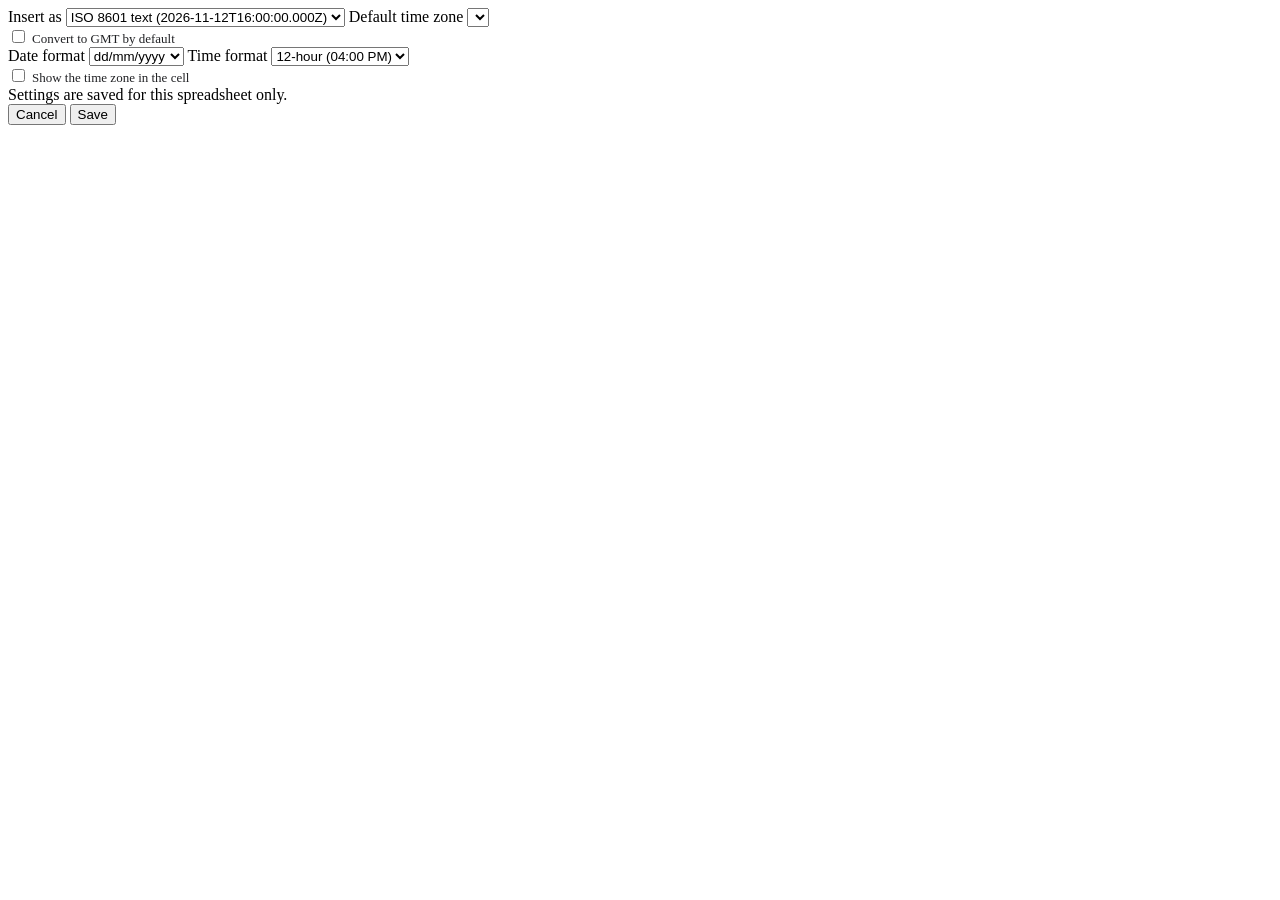
<file: src/Settings.html>
<!DOCTYPE html>
<html>
  <head>
    <base target="_top">
    <?!= HtmlService.createHtmlOutputFromFile('Styles').getContent() ?>
  </head>
  <body>
    <label for="output">Insert as</label>
    <select id="output">
      <option value="iso">ISO 8601 text (2026-11-12T16:00:00.000Z)</option>
      <option value="date">Date value (12/11/2026 04:00 PM GMT)</option>
    </select>

    <label for="zone">Default time zone</label>
    <select id="zone"></select>

    <div class="check">
      <input type="checkbox" id="toGmt">
      <label for="toGmt" style="margin:0;font-size:13px;color:#202124">Convert to GMT by default</label>
    </div>

    <div class="group" id="dateOpts">
      <label for="dateOrder">Date format</label>
      <select id="dateOrder">
        <option value="dmy">dd/mm/yyyy</option>
        <option value="mdy">mm/dd/yyyy</option>
        <option value="ymd">yyyy-mm-dd</option>
      </select>

      <label for="clock">Time format</label>
      <select id="clock">
        <option value="12">12-hour (04:00 PM)</option>
        <option value="24">24-hour (16:00)</option>
      </select>

      <div class="check">
        <input type="checkbox" id="showZone">
        <label for="showZone" style="margin:0;font-size:13px;color:#202124">Show the time zone in the cell</label>
      </div>
    </div>

    <div class="muted">Settings are saved for this spreadsheet only.</div>
    <div class="muted error" id="err"></div>
    <div class="actions">
      <button type="button" onclick="google.script.host.close()">Cancel</button>
      <button type="button" class="primary" id="save">Save</button>
    </div>

    <script>
      var S = <?!= data ?>;
      var $ = function (id) { return document.getElementById(id); };

      // Turns a server error into a message the user can act on.
      function friendly(e) {
        var m = String((e && e.message) || e);
        return /No item with the given ID|do not have permission|Authorization is required|PERMISSION_DENIED/i.test(m)
          ? 'DateTime Picker could not open this sheet. If your browser is signed in to more than one Google account, open the sheet in a window signed in to one account only, then try again.'
          : m;
      }
      var list = [];
      try { list = Intl.supportedValuesOf('timeZone'); } catch (e) {}
      ['GMT'].concat(list.filter(function (z) { return z !== 'GMT' && z !== 'UTC'; })).forEach(function (z) {
        var o = document.createElement('option');
        o.value = z; o.textContent = z === 'GMT' ? 'GMT+0 (default)' : z.replace(/_/g, ' ');
        $('zone').appendChild(o);
      });
      $('output').value = S.output;
      $('zone').value = S.zone;
      $('dateOrder').value = S.dateOrder;
      $('clock').value = S.clock;
      $('showZone').checked = S.showZone;
      $('toGmt').checked = S.toGmt;

      function toggle() { $('dateOpts').className = 'group' + ($('output').value === 'date' ? ' show' : ''); }
      $('output').addEventListener('change', toggle);
      toggle();

      $('save').addEventListener('click', function () {
        var btn = $('save');
        btn.disabled = true;
        google.script.run
          .withSuccessHandler(function () { google.script.host.close(); })
          .withFailureHandler(function (e) { $('err').textContent = friendly(e); btn.disabled = false; })
          .saveSettings({
            output: $('output').value, zone: $('zone').value, toGmt: $('toGmt').checked,
            dateOrder: $('dateOrder').value, clock: $('clock').value, showZone: $('showZone').checked
          });
      });
    </script>
  </body>
</html>
</file>
<file: docs/style.css>
:root {
  --bg: #ffffff; --text: #1f2328; --muted: #59636e; --line: #d1d9e0;
  --accent: #1a73e8; --card: #f6f8fa;
}
@media (prefers-color-scheme: dark) {
  :root { --bg: #0d1117; --text: #e6edf3; --muted: #9198a1; --line: #30363d; --accent: #4c9aff; --card: #151b23; }
}
* { box-sizing: border-box; }
body { margin: 0; background: var(--bg); color: var(--text); font: 16px/1.6 system-ui, -apple-system, "Segoe UI", Roboto, sans-serif; }
.wrap { max-width: 760px; margin: 0 auto; padding: 32px 16px 64px; }
header { display: flex; align-items: center; gap: 12px; margin-bottom: 24px; }
header img { width: 44px; height: 44px; }
header a { color: inherit; text-decoration: none; font-weight: 600; font-size: 18px; }
nav { margin-left: auto; display: flex; gap: 16px; font-size: 14px; }
nav a { color: var(--muted); font-weight: 400; font-size: 14px; }
h1 { font-size: 32px; line-height: 1.2; margin: 8px 0 12px; }
h2 { font-size: 20px; margin: 32px 0 8px; }
p, li { color: var(--text); }
.lead { font-size: 18px; color: var(--muted); }
a { color: var(--accent); }
.card { background: var(--card); border: 1px solid var(--line); border-radius: 8px; padding: 16px 20px; margin: 16px 0; }
code { background: var(--card); padding: 1px 6px; border-radius: 4px; font-size: 14px; }
.btn { display: inline-block; background: var(--accent); color: #fff; padding: 10px 18px; border-radius: 6px; text-decoration: none; font-weight: 600; margin: 8px 8px 0 0; }
.btn.alt { background: transparent; color: var(--accent); border: 1px solid var(--line); }
footer { margin-top: 48px; border-top: 1px solid var(--line); padding-top: 16px; font-size: 13px; color: var(--muted); }
</file>
